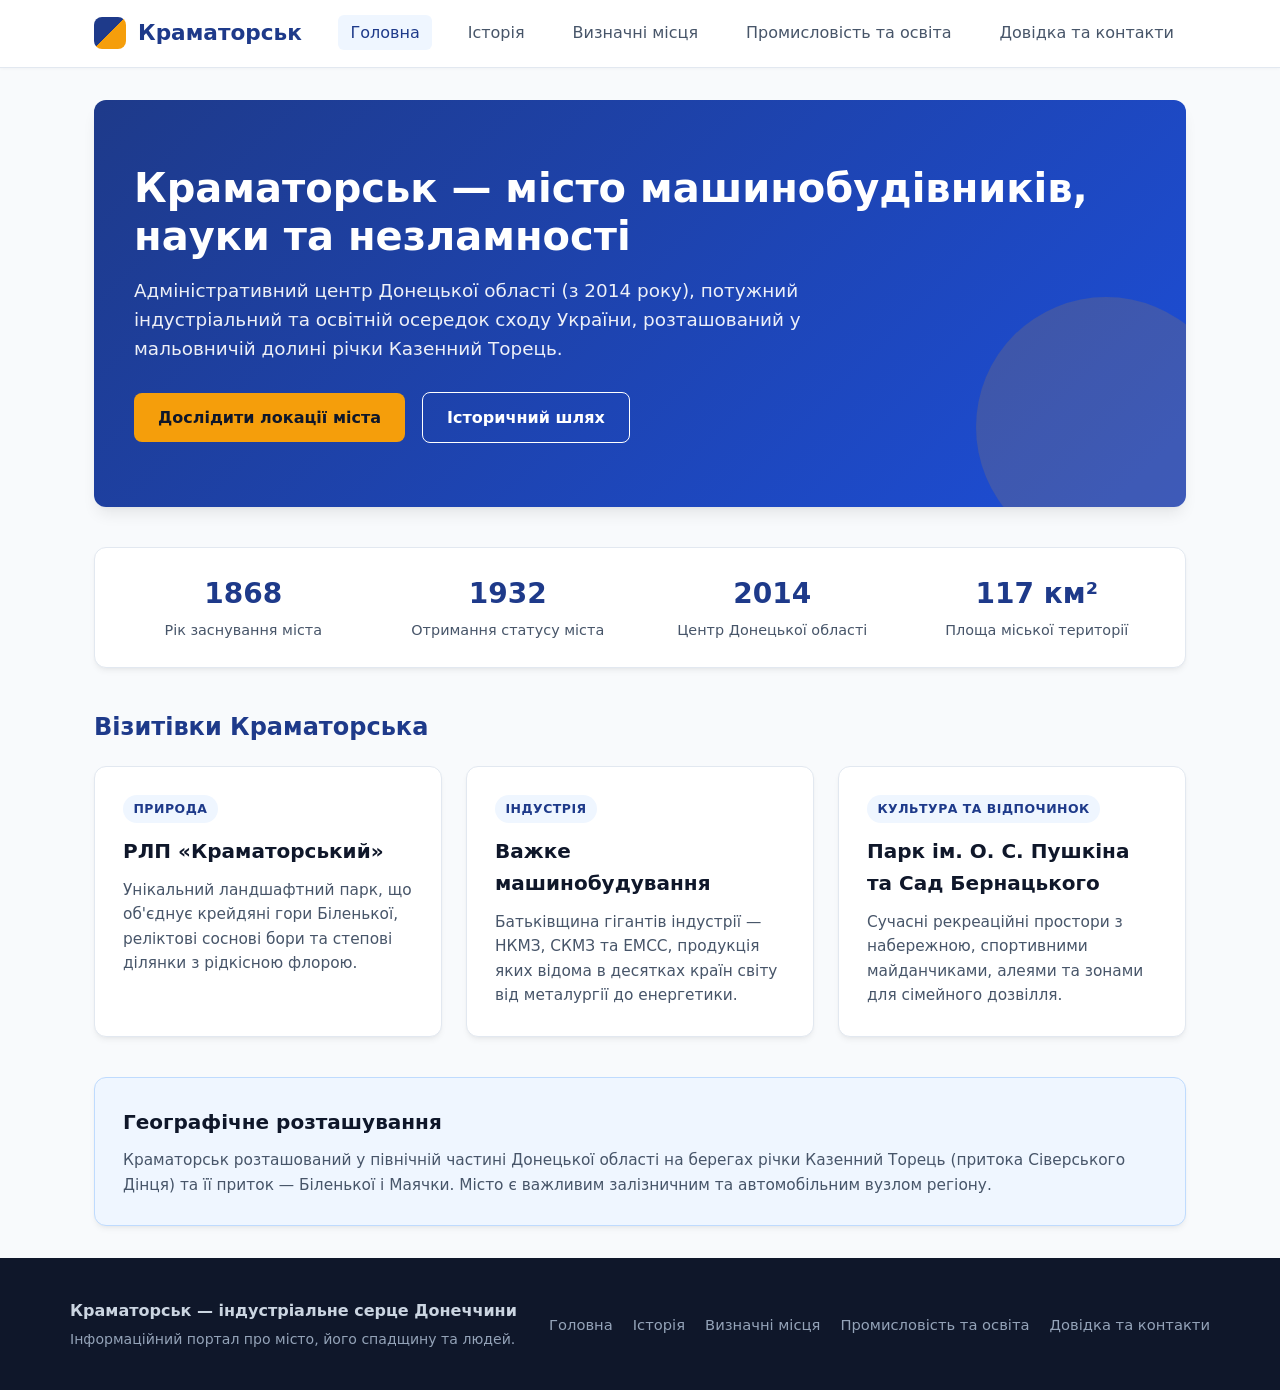
<file: index.html>
<!DOCTYPE html>
<html lang="uk">
<head>
    <meta charset="UTF-8">
    <meta name="viewport" content="width=device-width, initial-scale=1.0">
    <title>Головна — Краматорськ</title>
    <link rel="stylesheet" href="style.css">
</head>
<body>
    <header>
        <div class="nav-container">
            <a href="index.html" class="logo">
                <span class="logo-badge"></span>
                <span>Краматорськ</span>
            </a>
            <button class="mobile-toggle" aria-label="Меню">☰</button>
            <ul class="nav-links">
                <li><a href="index.html" class="active">Головна</a></li>
                <li><a href="history.html" class="">Історія</a></li>
                <li><a href="landmarks.html" class="">Визначні місця</a></li>
                <li><a href="industry.html" class="">Промисловість та освіта</a></li>
                <li><a href="contacts.html" class="">Довідка та контакти</a></li>
            </ul>
        </div>
    </header>

    <main>
        <section class="hero">
            <h1>Краматорськ — місто машинобудівників, науки та незламності</h1>
            <p>Адміністративний центр Донецької області (з 2014 року), потужний індустріальний та освітній осередок сходу України, розташований у мальовничій долині річки Казенний Торець.</p>
            <a href="landmarks.html" class="btn">Дослідити локації міста</a>
            <a href="history.html" class="btn btn-outline">Історичний шлях</a>
        </section>

        <section class="stats-strip">
            <div class="stat-item">
                <strong>1868</strong>
                <span>Рік заснування міста</span>
            </div>
            <div class="stat-item">
                <strong>1932</strong>
                <span>Отримання статусу міста</span>
            </div>
            <div class="stat-item">
                <strong>2014</strong>
                <span>Центр Донецької області</span>
            </div>
            <div class="stat-item">
                <strong>117 км²</strong>
                <span>Площа міської території</span>
            </div>
        </section>

        <h2 style="margin-bottom: 1.25rem; color: var(--primary);">Візитівки Краматорська</h2>
        <div class="grid-3">
            <article class="card">
                <span class="card-tag">Природа</span>
                <h3>РЛП «Краматорський»</h3>
                <p>Унікальний ландшафтний парк, що об'єднує крейдяні гори Біленької, реліктові соснові бори та степові ділянки з рідкісною флорою.</p>
            </article>
            <article class="card">
                <span class="card-tag">Індустрія</span>
                <h3>Важке машинобудування</h3>
                <p>Батьківщина гігантів індустрії — НКМЗ, СКМЗ та ЕМСС, продукція яких відома в десятках країн світу від металургії до енергетики.</p>
            </article>
            <article class="card">
                <span class="card-tag">Культура та відпочинок</span>
                <h3>Парк ім. О. С. Пушкіна та Сад Бернацького</h3>
                <p>Сучасні рекреаційні простори з набережною, спортивними майданчиками, алеями та зонами для сімейного дозвілля.</p>
            </article>
        </div>

        <div class="card" style="background: #eff6ff; border-color: #bfdbfe;">
            <h3>Географічне розташування</h3>
            <p style="margin-top: 0.5rem;">Краматорськ розташований у північній частині Донецької області на берегах річки Казенний Торець (притока Сіверського Дінця) та її приток — Біленької і Маячки. Місто є важливим залізничним та автомобільним вузлом регіону.</p>
        </div>
    </main>

    <footer>
        <div class="footer-container">
            <div>
                <strong>Краматорськ — індустріальне серце Донеччини</strong>
                <p style="font-size: 0.88rem; color: #94a3b8; margin-top: 0.25rem;">Інформаційний портал про місто, його спадщину та людей.</p>
            </div>
            <div class="footer-links">
                <a href="index.html">Головна</a>
                <a href="history.html">Історія</a>
                <a href="landmarks.html">Визначні місця</a>
                <a href="industry.html">Промисловість та освіта</a>
                <a href="contacts.html">Довідка та контакти</a>
            </div>
        </div>
    </footer>

    <script src="script.js"></script>
</body>
</html>
</file>
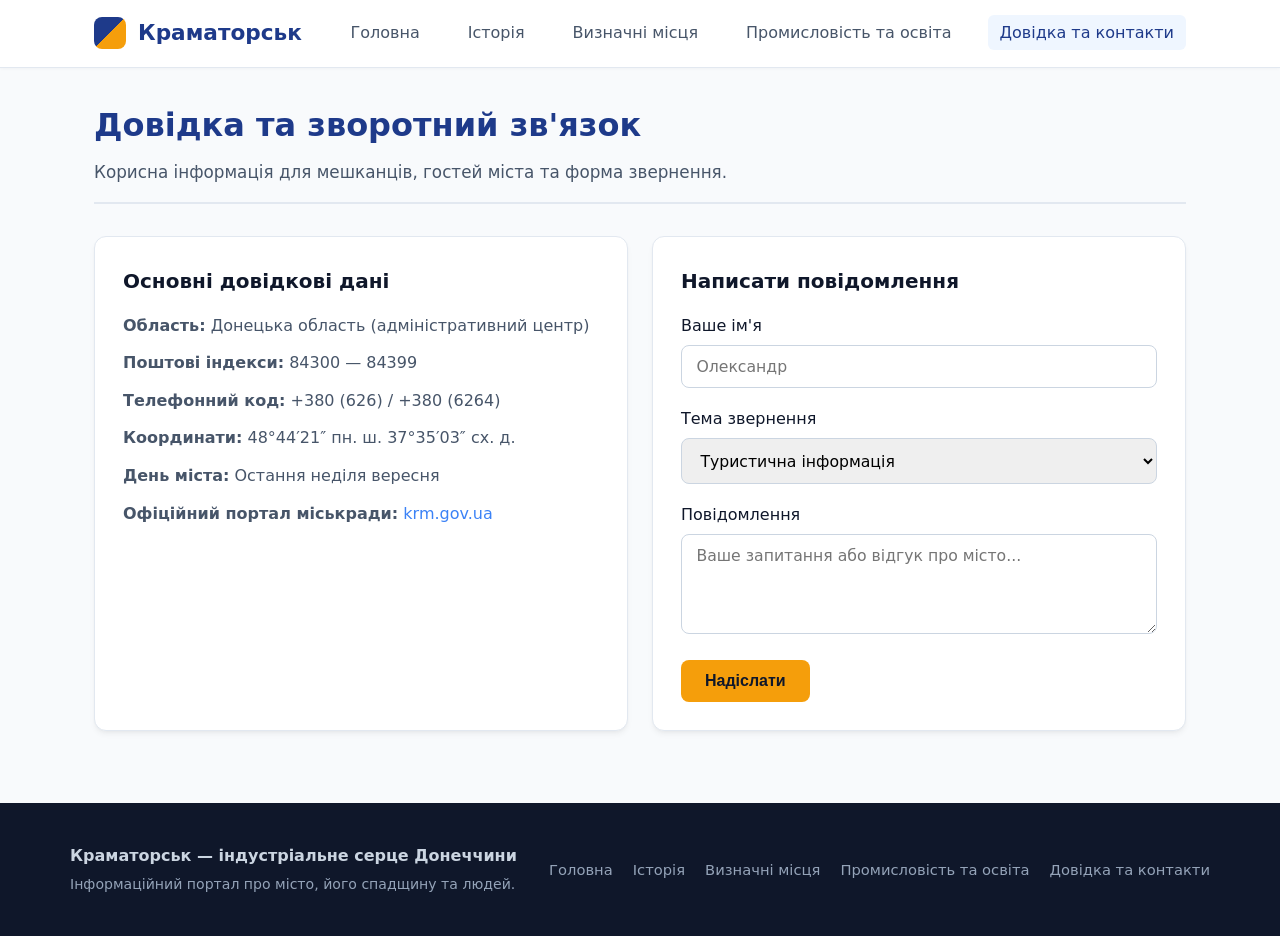
<file: contacts.html>
<!DOCTYPE html>
<html lang="uk">
<head>
    <meta charset="UTF-8">
    <meta name="viewport" content="width=device-width, initial-scale=1.0">
    <title>Довідка та контакти — Краматорськ</title>
    <link rel="stylesheet" href="style.css">
</head>
<body>
    <header>
        <div class="nav-container">
            <a href="index.html" class="logo">
                <span class="logo-badge"></span>
                <span>Краматорськ</span>
            </a>
            <button class="mobile-toggle" aria-label="Меню">☰</button>
            <ul class="nav-links">
                <li><a href="index.html" class="">Головна</a></li>
                <li><a href="history.html" class="">Історія</a></li>
                <li><a href="landmarks.html" class="">Визначні місця</a></li>
                <li><a href="industry.html" class="">Промисловість та освіта</a></li>
                <li><a href="contacts.html" class="active">Довідка та контакти</a></li>
            </ul>
        </div>
    </header>

    <main>
        <div class="page-header">
            <h1>Довідка та зворотний зв'язок</h1>
            <p>Корисна інформація для мешканців, гостей міста та форма звернення.</p>
        </div>

        <div class="grid-2">
            <div class="card">
                <h3>Основні довідкові дані</h3>
                <ul style="list-style: none; margin-top: 1rem; display: flex; flex-direction: column; gap: 0.75rem; color: var(--text-muted);">
                    <li><strong>Область:</strong> Донецька область (адміністративний центр)</li>
                    <li><strong>Поштові індекси:</strong> 84300 — 84399</li>
                    <li><strong>Телефонний код:</strong> +380 (626) / +380 (6264)</li>
                    <li><strong>Координати:</strong> 48°44′21″ пн. ш. 37°35′03″ сх. д.</li>
                    <li><strong>День міста:</strong> Остання неділя вересня</li>
                    <li><strong>Офіційний портал міськради:</strong> <a href="https://krm.gov.ua" target="_blank" rel="noopener">krm.gov.ua</a></li>
                </ul>
            </div>

            <div class="card">
                <h3>Написати повідомлення</h3>
                <form id="kramatorsk-form" style="margin-top: 1rem;">
                    <div class="form-group">
                        <label for="name">Ваше ім'я</label>
                        <input type="text" id="name" placeholder="Олександр" required>
                    </div>
                    <div class="form-group">
                        <label for="topic">Тема звернення</label>
                        <select id="topic">
                            <option>Туристична інформація</option>
                            <option>Історична довідка</option>
                            <option>Пропозиція щодо сайту</option>
                        </select>
                    </div>
                    <div class="form-group">
                        <label for="message">Повідомлення</label>
                        <textarea id="message" rows="4" placeholder="Ваше запитання або відгук про місто..." required></textarea>
                    </div>
                    <button type="submit" class="btn">Надіслати</button>
                    <div id="form-success" class="alert-success">
                        Дякуємо! Ваше повідомлення успішно збережено (демо-режим статичного сайту).
                    </div>
                </form>
            </div>
        </div>
    </main>

    <footer>
        <div class="footer-container">
            <div>
                <strong>Краматорськ — індустріальне серце Донеччини</strong>
                <p style="font-size: 0.88rem; color: #94a3b8; margin-top: 0.25rem;">Інформаційний портал про місто, його спадщину та людей.</p>
            </div>
            <div class="footer-links">
                <a href="index.html">Головна</a>
                <a href="history.html">Історія</a>
                <a href="landmarks.html">Визначні місця</a>
                <a href="industry.html">Промисловість та освіта</a>
                <a href="contacts.html">Довідка та контакти</a>
            </div>
        </div>
    </footer>

    <script src="script.js"></script>
</body>
</html>
</file>
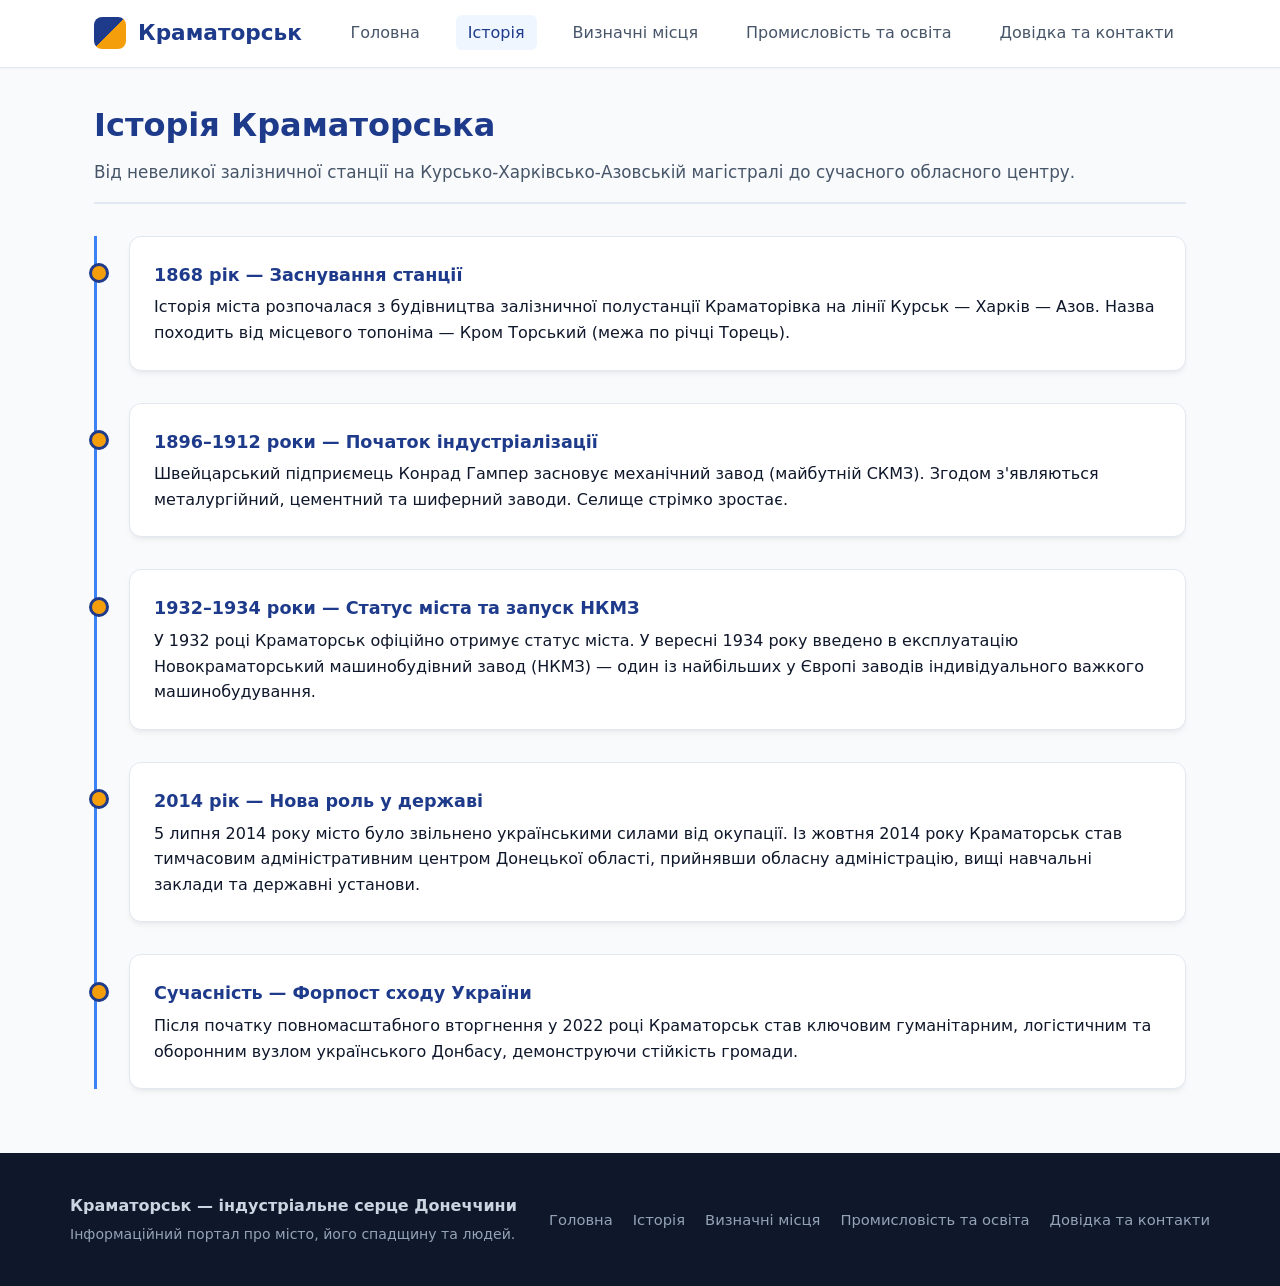
<file: history.html>
<!DOCTYPE html>
<html lang="uk">
<head>
    <meta charset="UTF-8">
    <meta name="viewport" content="width=device-width, initial-scale=1.0">
    <title>Історія — Краматорськ</title>
    <link rel="stylesheet" href="style.css">
</head>
<body>
    <header>
        <div class="nav-container">
            <a href="index.html" class="logo">
                <span class="logo-badge"></span>
                <span>Краматорськ</span>
            </a>
            <button class="mobile-toggle" aria-label="Меню">☰</button>
            <ul class="nav-links">
                <li><a href="index.html" class="">Головна</a></li>
                <li><a href="history.html" class="active">Історія</a></li>
                <li><a href="landmarks.html" class="">Визначні місця</a></li>
                <li><a href="industry.html" class="">Промисловість та освіта</a></li>
                <li><a href="contacts.html" class="">Довідка та контакти</a></li>
            </ul>
        </div>
    </header>

    <main>
        <div class="page-header">
            <h1>Історія Краматорська</h1>
            <p>Від невеликої залізничної станції на Курсько-Харківсько-Азовській магістралі до сучасного обласного центру.</p>
        </div>

        <div class="timeline">
            <div class="timeline-item">
                <span class="timeline-year">1868 рік — Заснування станції</span>
                <p>Історія міста розпочалася з будівництва залізничної полустанції Краматорівка на лінії Курськ — Харків — Азов. Назва походить від місцевого топоніма — Кром Торський (межа по річці Торець).</p>
            </div>
            <div class="timeline-item">
                <span class="timeline-year">1896–1912 роки — Початок індустріалізації</span>
                <p>Швейцарський підприємець Конрад Гампер засновує механічний завод (майбутній СКМЗ). Згодом з'являються металургійний, цементний та шиферний заводи. Селище стрімко зростає.</p>
            </div>
            <div class="timeline-item">
                <span class="timeline-year">1932–1934 роки — Статус міста та запуск НКМЗ</span>
                <p>У 1932 році Краматорськ офіційно отримує статус міста. У вересні 1934 року введено в експлуатацію Новокраматорський машинобудівний завод (НКМЗ) — один із найбільших у Європі заводів індивідуального важкого машинобудування.</p>
            </div>
            <div class="timeline-item">
                <span class="timeline-year">2014 рік — Нова роль у державі</span>
                <p>5 липня 2014 року місто було звільнено українськими силами від окупації. Із жовтня 2014 року Краматорськ став тимчасовим адміністративним центром Донецької області, прийнявши обласну адміністрацію, вищі навчальні заклади та державні установи.</p>
            </div>
            <div class="timeline-item">
                <span class="timeline-year">Сучасність — Форпост сходу України</span>
                <p>Після початку повномасштабного вторгнення у 2022 році Краматорськ став ключовим гуманітарним, логістичним та оборонним вузлом українського Донбасу, демонструючи стійкість громади.</p>
            </div>
        </div>
    </main>

    <footer>
        <div class="footer-container">
            <div>
                <strong>Краматорськ — індустріальне серце Донеччини</strong>
                <p style="font-size: 0.88rem; color: #94a3b8; margin-top: 0.25rem;">Інформаційний портал про місто, його спадщину та людей.</p>
            </div>
            <div class="footer-links">
                <a href="index.html">Головна</a>
                <a href="history.html">Історія</a>
                <a href="landmarks.html">Визначні місця</a>
                <a href="industry.html">Промисловість та освіта</a>
                <a href="contacts.html">Довідка та контакти</a>
            </div>
        </div>
    </footer>

    <script src="script.js"></script>
</body>
</html>
</file>
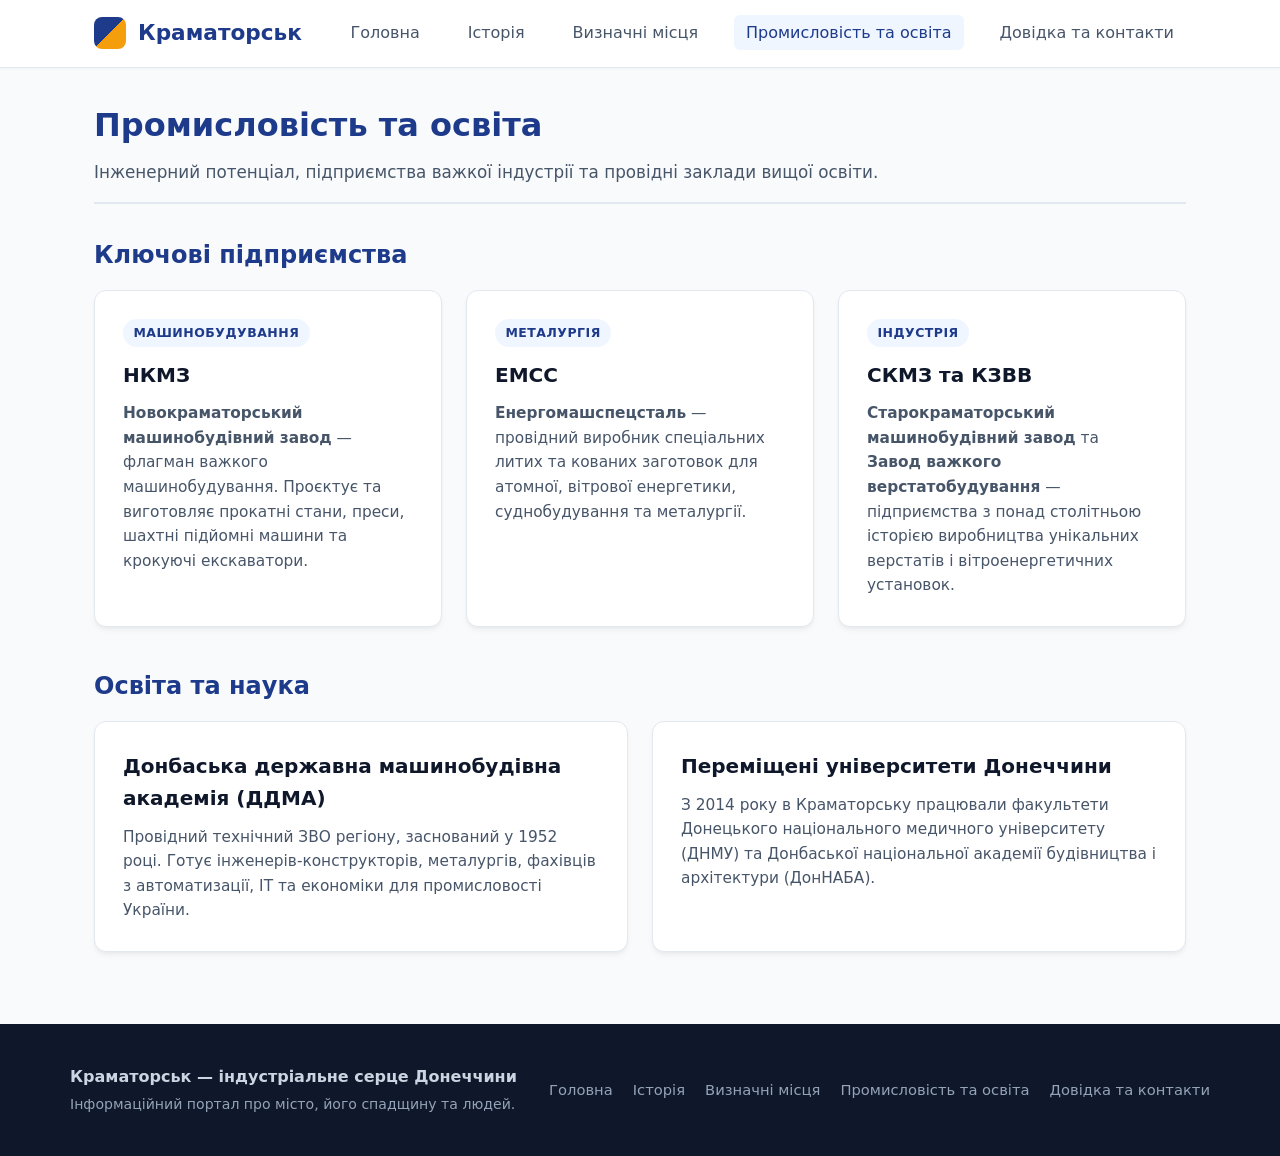
<file: industry.html>
<!DOCTYPE html>
<html lang="uk">
<head>
    <meta charset="UTF-8">
    <meta name="viewport" content="width=device-width, initial-scale=1.0">
    <title>Промисловість та освіта — Краматорськ</title>
    <link rel="stylesheet" href="style.css">
</head>
<body>
    <header>
        <div class="nav-container">
            <a href="index.html" class="logo">
                <span class="logo-badge"></span>
                <span>Краматорськ</span>
            </a>
            <button class="mobile-toggle" aria-label="Меню">☰</button>
            <ul class="nav-links">
                <li><a href="index.html" class="">Головна</a></li>
                <li><a href="history.html" class="">Історія</a></li>
                <li><a href="landmarks.html" class="">Визначні місця</a></li>
                <li><a href="industry.html" class="active">Промисловість та освіта</a></li>
                <li><a href="contacts.html" class="">Довідка та контакти</a></li>
            </ul>
        </div>
    </header>

    <main>
        <div class="page-header">
            <h1>Промисловість та освіта</h1>
            <p>Інженерний потенціал, підприємства важкої індустрії та провідні заклади вищої освіти.</p>
        </div>

        <h2 style="margin-bottom: 1rem; color: var(--primary);">Ключові підприємства</h2>
        <div class="grid-3">
            <div class="card">
                <span class="card-tag">Машинобудування</span>
                <h3>НКМЗ</h3>
                <p><strong>Новокраматорський машинобудівний завод</strong> — флагман важкого машинобудування. Проєктує та виготовляє прокатні стани, преси, шахтні підйомні машини та крокуючі екскаватори.</p>
            </div>
            <div class="card">
                <span class="card-tag">Металургія</span>
                <h3>ЕМСС</h3>
                <p><strong>Енергомашспецсталь</strong> — провідний виробник спеціальних литих та кованих заготовок для атомної, вітрової енергетики, суднобудування та металургії.</p>
            </div>
            <div class="card">
                <span class="card-tag">Індустрія</span>
                <h3>СКМЗ та КЗВВ</h3>
                <p><strong>Старокраматорський машинобудівний завод</strong> та <strong>Завод важкого верстатобудування</strong> — підприємства з понад столітньою історією виробництва унікальних верстатів і вітроенергетичних установок.</p>
            </div>
        </div>

        <h2 style="margin-bottom: 1rem; color: var(--primary);">Освіта та наука</h2>
        <div class="grid-2">
            <div class="card">
                <h3>Донбаська державна машинобудівна академія (ДДМА)</h3>
                <p style="margin-top: 0.5rem;">Провідний технічний ЗВО регіону, заснований у 1952 році. Готує інженерів-конструкторів, металургів, фахівців з автоматизації, ІТ та економіки для промисловості України.</p>
            </div>
            <div class="card">
                <h3>Переміщені університети Донеччини</h3>
                <p style="margin-top: 0.5rem;">З 2014 року в Краматорську працювали факультети Донецького національного медичного університету (ДНМУ) та Донбаської національної академії будівництва і архітектури (ДонНАБА).</p>
            </div>
        </div>
    </main>

    <footer>
        <div class="footer-container">
            <div>
                <strong>Краматорськ — індустріальне серце Донеччини</strong>
                <p style="font-size: 0.88rem; color: #94a3b8; margin-top: 0.25rem;">Інформаційний портал про місто, його спадщину та людей.</p>
            </div>
            <div class="footer-links">
                <a href="index.html">Головна</a>
                <a href="history.html">Історія</a>
                <a href="landmarks.html">Визначні місця</a>
                <a href="industry.html">Промисловість та освіта</a>
                <a href="contacts.html">Довідка та контакти</a>
            </div>
        </div>
    </footer>

    <script src="script.js"></script>
</body>
</html>
</file>
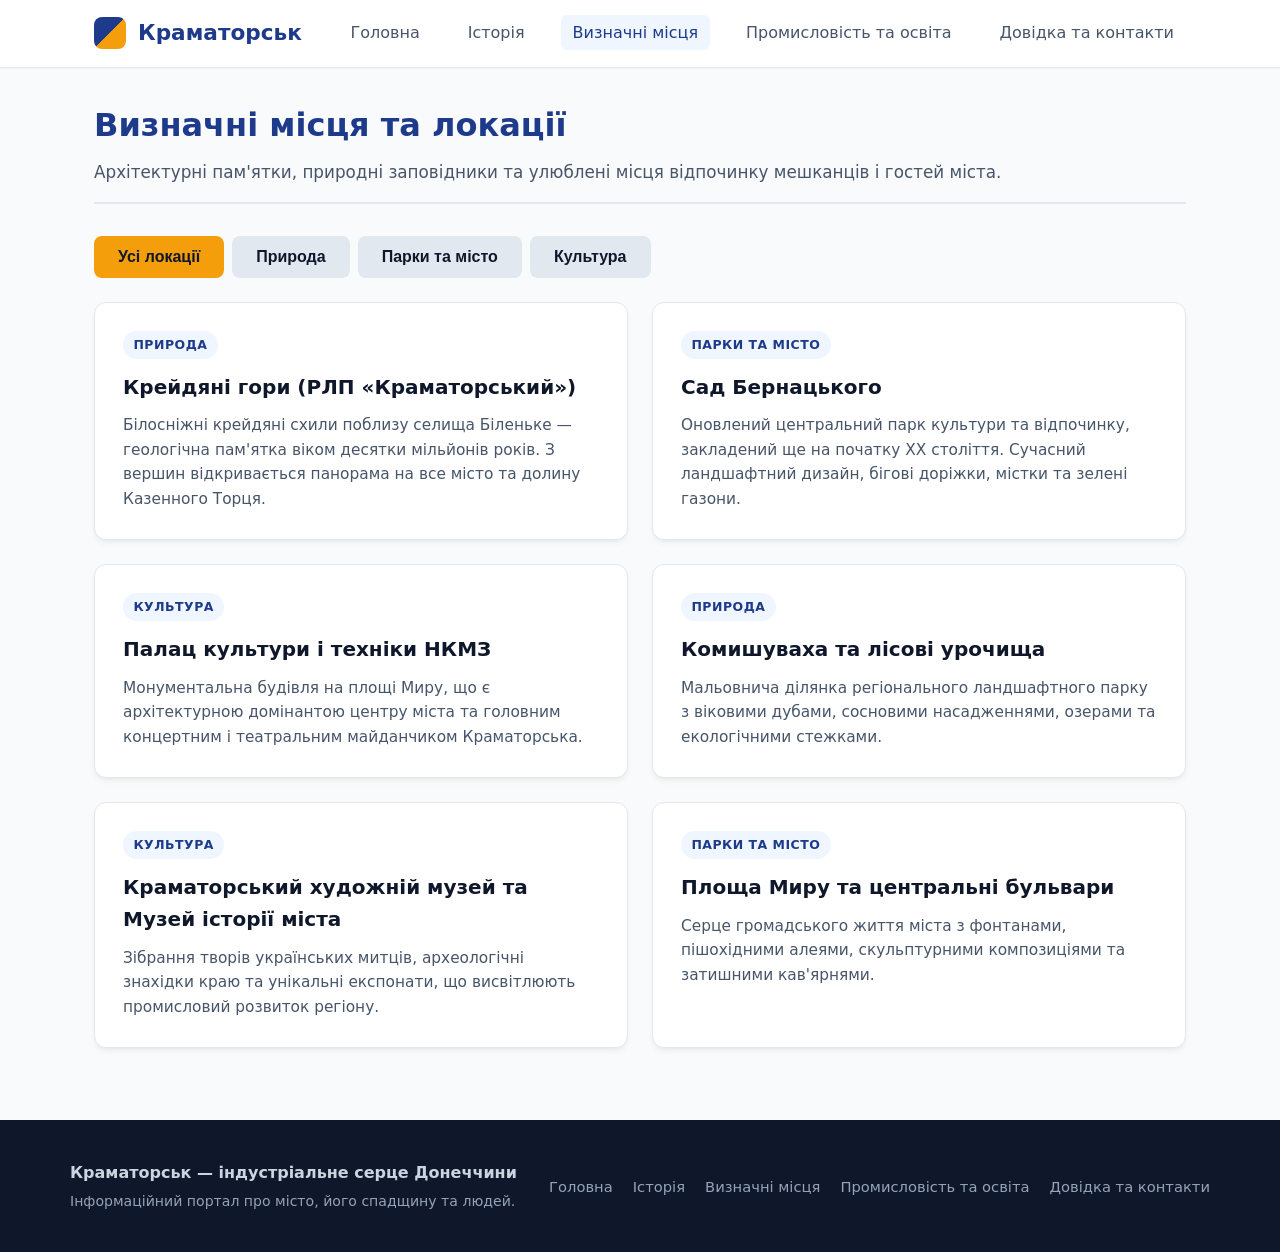
<file: landmarks.html>
<!DOCTYPE html>
<html lang="uk">
<head>
    <meta charset="UTF-8">
    <meta name="viewport" content="width=device-width, initial-scale=1.0">
    <title>Визначні місця — Краматорськ</title>
    <link rel="stylesheet" href="style.css">
</head>
<body>
    <header>
        <div class="nav-container">
            <a href="index.html" class="logo">
                <span class="logo-badge"></span>
                <span>Краматорськ</span>
            </a>
            <button class="mobile-toggle" aria-label="Меню">☰</button>
            <ul class="nav-links">
                <li><a href="index.html" class="">Головна</a></li>
                <li><a href="history.html" class="">Історія</a></li>
                <li><a href="landmarks.html" class="active">Визначні місця</a></li>
                <li><a href="industry.html" class="">Промисловість та освіта</a></li>
                <li><a href="contacts.html" class="">Довідка та контакти</a></li>
            </ul>
        </div>
    </header>

    <main>
        <div class="page-header">
            <h1>Визначні місця та локації</h1>
            <p>Архітектурні пам'ятки, природні заповідники та улюблені місця відпочинку мешканців і гостей міста.</p>
        </div>

        <div style="margin-bottom: 1.5rem; display: flex; gap: 0.5rem; flex-wrap: wrap;">
            <button class="btn" data-filter="all">Усі локації</button>
            <button class="btn" style="background:#e2e8f0;" data-filter="nature">Природа</button>
            <button class="btn" style="background:#e2e8f0;" data-filter="parks">Парки та місто</button>
            <button class="btn" style="background:#e2e8f0;" data-filter="culture">Культура</button>
        </div>

        <div class="grid-2">
            <article class="card" data-category="nature">
                <span class="card-tag">Природа</span>
                <h3>Крейдяні гори (РЛП «Краматорський»)</h3>
                <p>Білосніжні крейдяні схили поблизу селища Біленьке — геологічна пам'ятка віком десятки мільйонів років. З вершин відкривається панорама на все місто та долину Казенного Торця.</p>
            </article>

            <article class="card" data-category="parks">
                <span class="card-tag">Парки та місто</span>
                <h3>Сад Бернацького</h3>
                <p>Оновлений центральний парк культури та відпочинку, закладений ще на початку XX століття. Сучасний ландшафтний дизайн, бігові доріжки, містки та зелені газони.</p>
            </article>

            <article class="card" data-category="culture">
                <span class="card-tag">Культура</span>
                <h3>Палац культури і техніки НКМЗ</h3>
                <p>Монументальна будівля на площі Миру, що є архітектурною домінантою центру міста та головним концертним і театральним майданчиком Краматорська.</p>
            </article>

            <article class="card" data-category="nature">
                <span class="card-tag">Природа</span>
                <h3>Комишуваха та лісові урочища</h3>
                <p>Мальовнича ділянка регіонального ландшафтного парку з віковими дубами, сосновими насадженнями, озерами та екологічними стежками.</p>
            </article>

            <article class="card" data-category="culture">
                <span class="card-tag">Культура</span>
                <h3>Краматорський художній музей та Музей історії міста</h3>
                <p>Зібрання творів українських митців, археологічні знахідки краю та унікальні експонати, що висвітлюють промисловий розвиток регіону.</p>
            </article>

            <article class="card" data-category="parks">
                <span class="card-tag">Парки та місто</span>
                <h3>Площа Миру та центральні бульвари</h3>
                <p>Серце громадського життя міста з фонтанами, пішохідними алеями, скульптурними композиціями та затишними кав'ярнями.</p>
            </article>
        </div>
    </main>

    <footer>
        <div class="footer-container">
            <div>
                <strong>Краматорськ — індустріальне серце Донеччини</strong>
                <p style="font-size: 0.88rem; color: #94a3b8; margin-top: 0.25rem;">Інформаційний портал про місто, його спадщину та людей.</p>
            </div>
            <div class="footer-links">
                <a href="index.html">Головна</a>
                <a href="history.html">Історія</a>
                <a href="landmarks.html">Визначні місця</a>
                <a href="industry.html">Промисловість та освіта</a>
                <a href="contacts.html">Довідка та контакти</a>
            </div>
        </div>
    </footer>

    <script src="script.js"></script>
</body>
</html>
</file>
<file: style.css>
/* Reset & Base Styles */
:root {
    --primary: #1e3a8a;
    --primary-light: #3b82f6;
    --accent: #f59e0b;
    --bg-main: #f8fafc;
    --bg-card: #ffffff;
    --text-main: #0f172a;
    --text-muted: #475569;
    --border: #e2e8f0;
    --shadow: 0 4px 6px -1px rgba(0, 0, 0, 0.05), 0 2px 4px -2px rgba(0, 0, 0, 0.05);
    --shadow-lg: 0 10px 15px -3px rgba(0, 0, 0, 0.08), 0 4px 6px -4px rgba(0, 0, 0, 0.05);
    --radius: 12px;
}

* {
    box-sizing: border-box;
    margin: 0;
    padding: 0;
}

body {
    font-family: 'Segoe UI', system-ui, -apple-system, Roboto, Helvetica, Arial, sans-serif;
    background-color: var(--bg-main);
    color: var(--text-main);
    line-height: 1.6;
    display: flex;
    flex-direction: column;
    min-height: 100vh;
}

a {
    color: var(--primary-light);
    text-decoration: none;
    transition: color 0.2s ease;
}

a:hover {
    color: var(--primary);
}

/* Header & Navigation */
header {
    background-color: var(--bg-card);
    border-bottom: 1px solid var(--border);
    position: sticky;
    top: 0;
    z-index: 100;
    box-shadow: 0 1px 3px rgba(0,0,0,0.03);
}

.nav-container {
    max-width: 1140px;
    margin: 0 auto;
    padding: 1rem 1.5rem;
    display: flex;
    justify-content: space-between;
    align-items: center;
}

.logo {
    display: flex;
    align-items: center;
    gap: 0.75rem;
    font-weight: 700;
    font-size: 1.35rem;
    color: var(--primary);
    text-decoration: none;
}

.logo-badge {
    background: linear-gradient(135deg, var(--primary) 50%, var(--accent) 50%);
    width: 32px;
    height: 32px;
    border-radius: 8px;
    display: inline-block;
}

.nav-links {
    display: flex;
    list-style: none;
    gap: 1.5rem;
}

.nav-links a {
    color: var(--text-muted);
    font-weight: 500;
    padding: 0.5rem 0.75rem;
    border-radius: 6px;
    transition: all 0.2s ease;
}

.nav-links a:hover,
.nav-links a.active {
    color: var(--primary);
    background-color: #eff6ff;
}

.mobile-toggle {
    display: none;
    background: none;
    border: 1px solid var(--border);
    padding: 0.4rem 0.7rem;
    border-radius: 6px;
    font-size: 1.25rem;
    cursor: pointer;
    color: var(--text-main);
}

/* Main Layout */
main {
    flex: 1;
    max-width: 1140px;
    width: 100%;
    margin: 0 auto;
    padding: 2rem 1.5rem;
}

/* Hero Section */
.hero {
    background: linear-gradient(135deg, var(--primary) 0%, #1d4ed8 100%);
    color: white;
    padding: 4rem 2.5rem;
    border-radius: var(--radius);
    margin-bottom: 2.5rem;
    box-shadow: var(--shadow-lg);
    position: relative;
    overflow: hidden;
}

.hero::after {
    content: "";
    position: absolute;
    right: -50px;
    bottom: -50px;
    width: 260px;
    height: 260px;
    background: rgba(245, 158, 11, 0.15);
    border-radius: 50%;
}

.hero h1 {
    font-size: 2.5rem;
    margin-bottom: 1rem;
    line-height: 1.2;
}

.hero p {
    font-size: 1.15rem;
    max-width: 680px;
    opacity: 0.92;
    margin-bottom: 1.75rem;
}

.btn {
    display: inline-block;
    background-color: var(--accent);
    color: #0f172a;
    font-weight: 600;
    padding: 0.75rem 1.5rem;
    border-radius: 8px;
    transition: transform 0.15s ease, background-color 0.2s ease;
    border: none;
    cursor: pointer;
    font-size: 1rem;
}

.btn:hover {
    background-color: #fbbf24;
    color: #0f172a;
    transform: translateY(-1px);
}

.btn-outline {
    background: transparent;
    border: 1.5px solid white;
    color: white;
    margin-left: 0.75rem;
}

.btn-outline:hover {
    background: rgba(255,255,255,0.12);
    color: white;
}

/* Page Header */
.page-header {
    margin-bottom: 2rem;
    padding-bottom: 1rem;
    border-bottom: 2px solid var(--border);
}

.page-header h1 {
    font-size: 2rem;
    color: var(--primary);
    margin-bottom: 0.5rem;
}

.page-header p {
    color: var(--text-muted);
    font-size: 1.05rem;
}

/* Grid & Cards */
.grid-3 {
    display: grid;
    grid-template-columns: repeat(auto-fit, minmax(300px, 1fr));
    gap: 1.5rem;
    margin-bottom: 2.5rem;
}

.grid-2 {
    display: grid;
    grid-template-columns: repeat(auto-fit, minmax(420px, 1fr));
    gap: 1.5rem;
    margin-bottom: 2.5rem;
}

.card {
    background: var(--bg-card);
    border: 1px solid var(--border);
    border-radius: var(--radius);
    padding: 1.75rem;
    box-shadow: var(--shadow);
    transition: transform 0.2s ease, box-shadow 0.2s ease;
}

.card:hover {
    transform: translateY(-3px);
    box-shadow: var(--shadow-lg);
}

.card-tag {
    display: inline-block;
    font-size: 0.78rem;
    font-weight: 600;
    text-transform: uppercase;
    letter-spacing: 0.04em;
    background: #eff6ff;
    color: var(--primary);
    padding: 0.25rem 0.65rem;
    border-radius: 999px;
    margin-bottom: 0.75rem;
}

.card h3 {
    font-size: 1.25rem;
    margin-bottom: 0.65rem;
    color: var(--text-main);
}

.card p {
    color: var(--text-muted);
    font-size: 0.96rem;
}

/* Stats Strip */
.stats-strip {
    display: grid;
    grid-template-columns: repeat(auto-fit, minmax(200px, 1fr));
    gap: 1rem;
    background: var(--bg-card);
    border: 1px solid var(--border);
    border-radius: var(--radius);
    padding: 1.5rem;
    margin-bottom: 2.5rem;
    box-shadow: var(--shadow);
    text-align: center;
}

.stat-item strong {
    display: block;
    font-size: 1.75rem;
    color: var(--primary);
}

.stat-item span {
    color: var(--text-muted);
    font-size: 0.9rem;
}

/* Timeline (History) */
.timeline {
    position: relative;
    padding-left: 2rem;
    border-left: 3px solid var(--primary-light);
    margin: 1.5rem 0;
}

.timeline-item {
    position: relative;
    margin-bottom: 2rem;
    background: var(--bg-card);
    padding: 1.5rem;
    border-radius: var(--radius);
    border: 1px solid var(--border);
    box-shadow: var(--shadow);
}

.timeline-item::before {
    content: "";
    position: absolute;
    left: -2.55rem;
    top: 1.65rem;
    width: 14px;
    height: 14px;
    border-radius: 50%;
    background: var(--accent);
    border: 3px solid var(--primary);
}

.timeline-year {
    font-weight: 700;
    color: var(--primary);
    font-size: 1.1rem;
    margin-bottom: 0.35rem;
    display: block;
}

/* Forms & Interactive */
.form-group {
    margin-bottom: 1.15rem;
}

.form-group label {
    display: block;
    font-weight: 500;
    margin-bottom: 0.4rem;
    color: var(--text-main);
}

.form-group input,
.form-group textarea,
.form-group select {
    width: 100%;
    padding: 0.7rem 0.9rem;
    border: 1px solid #cbd5e1;
    border-radius: 8px;
    font-family: inherit;
    font-size: 0.98rem;
}

.form-group input:focus,
.form-group textarea:focus {
    outline: none;
    border-color: var(--primary-light);
    box-shadow: 0 0 0 3px rgba(59, 130, 246, 0.15);
}

.alert-success {
    display: none;
    background: #ecfdf5;
    border: 1px solid #10b981;
    color: #065f46;
    padding: 1rem;
    border-radius: 8px;
    margin-top: 1rem;
}

/* Footer */
footer {
    background: #0f172a;
    color: #cbd5e1;
    padding: 2.5rem 1.5rem;
    margin-top: auto;
}

.footer-container {
    max-width: 1140px;
    margin: 0 auto;
    display: flex;
    flex-wrap: wrap;
    justify-content: space-between;
    gap: 1.5rem;
    align-items: center;
}

.footer-links {
    display: flex;
    gap: 1.25rem;
    flex-wrap: wrap;
}

.footer-links a {
    color: #94a3b8;
    font-size: 0.92rem;
}

.footer-links a:hover {
    color: white;
}

@media (max-width: 768px) {
    .mobile-toggle {
        display: block;
    }
    .nav-links {
        display: none;
        flex-direction: column;
        position: absolute;
        top: 100%;
        left: 0;
        right: 0;
        background: var(--bg-card);
        border-bottom: 1px solid var(--border);
        padding: 1rem 1.5rem;
        gap: 0.5rem;
    }
    .nav-links.open {
        display: flex;
    }
    .hero {
        padding: 2.5rem 1.5rem;
    }
    .hero h1 {
        font-size: 1.85rem;
    }
    .grid-2 {
        grid-template-columns: 1fr;
    }
    .btn-outline {
        margin-left: 0;
        margin-top: 0.75rem;
    }
}
</file>
